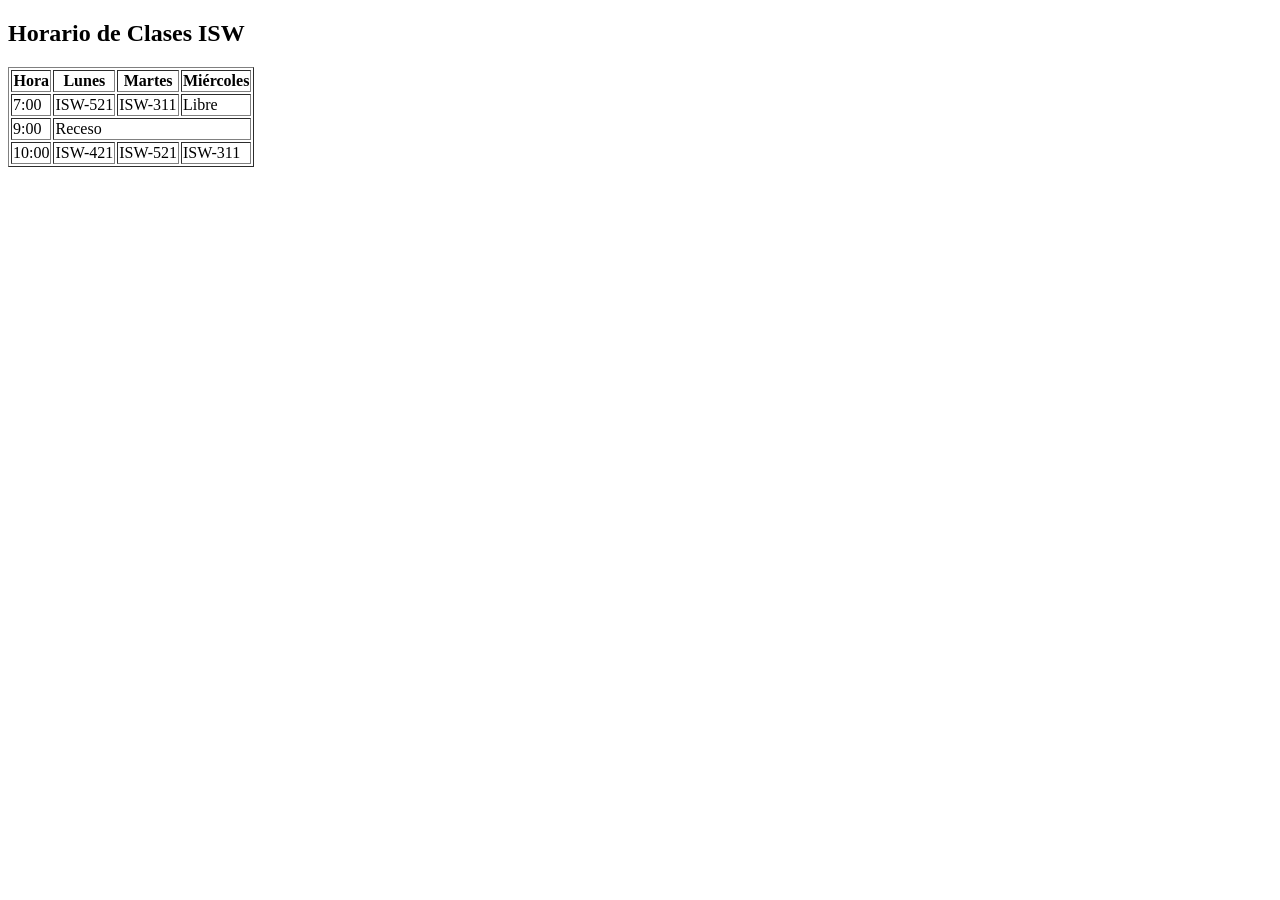
<file: Actividades/Clase #5/Tema 5/index.html>
<!DOCTYPE html>
<html lang="es">
<head>
    <meta charset="UTF-8">
    <title>Horario ISW</title>
</head>
<body>

    <h2>Horario de Clases ISW</h2>

    <table border="1">
        <tr>
            <th>Hora</th>
            <th>Lunes</th>
            <th>Martes</th>
            <th>Miércoles</th>
        </tr>

        <tr>
            <td>7:00</td>
            <td>ISW-521</td>
            <td>ISW-311</td>
            <td>Libre</td>
        </tr>

        <tr>
            <td>9:00</td>
            <td colspan="3">Receso</td>
        </tr>

        <tr>
            <td>10:00</td>
            <td>ISW-421</td>
            <td>ISW-521</td>
            <td>ISW-311</td>
        </tr>
    </table>

</body>
</html>
</file>
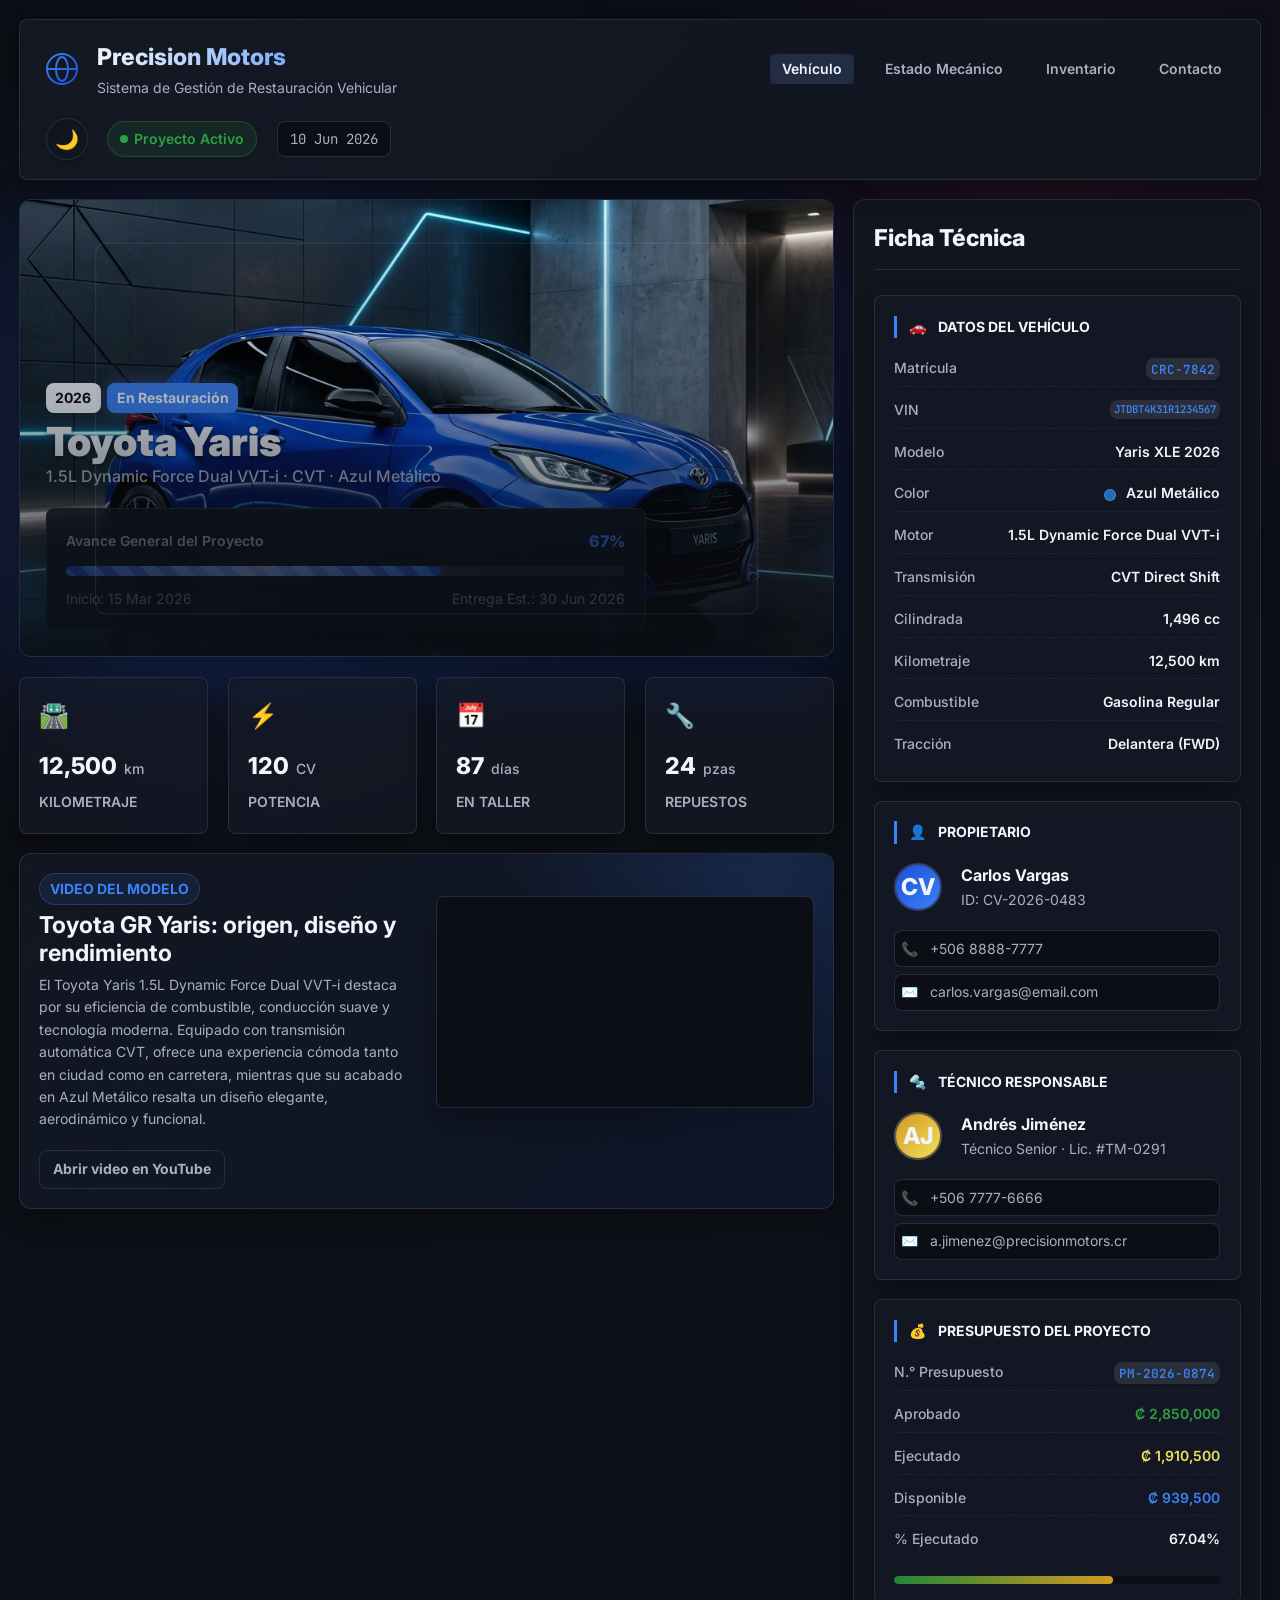
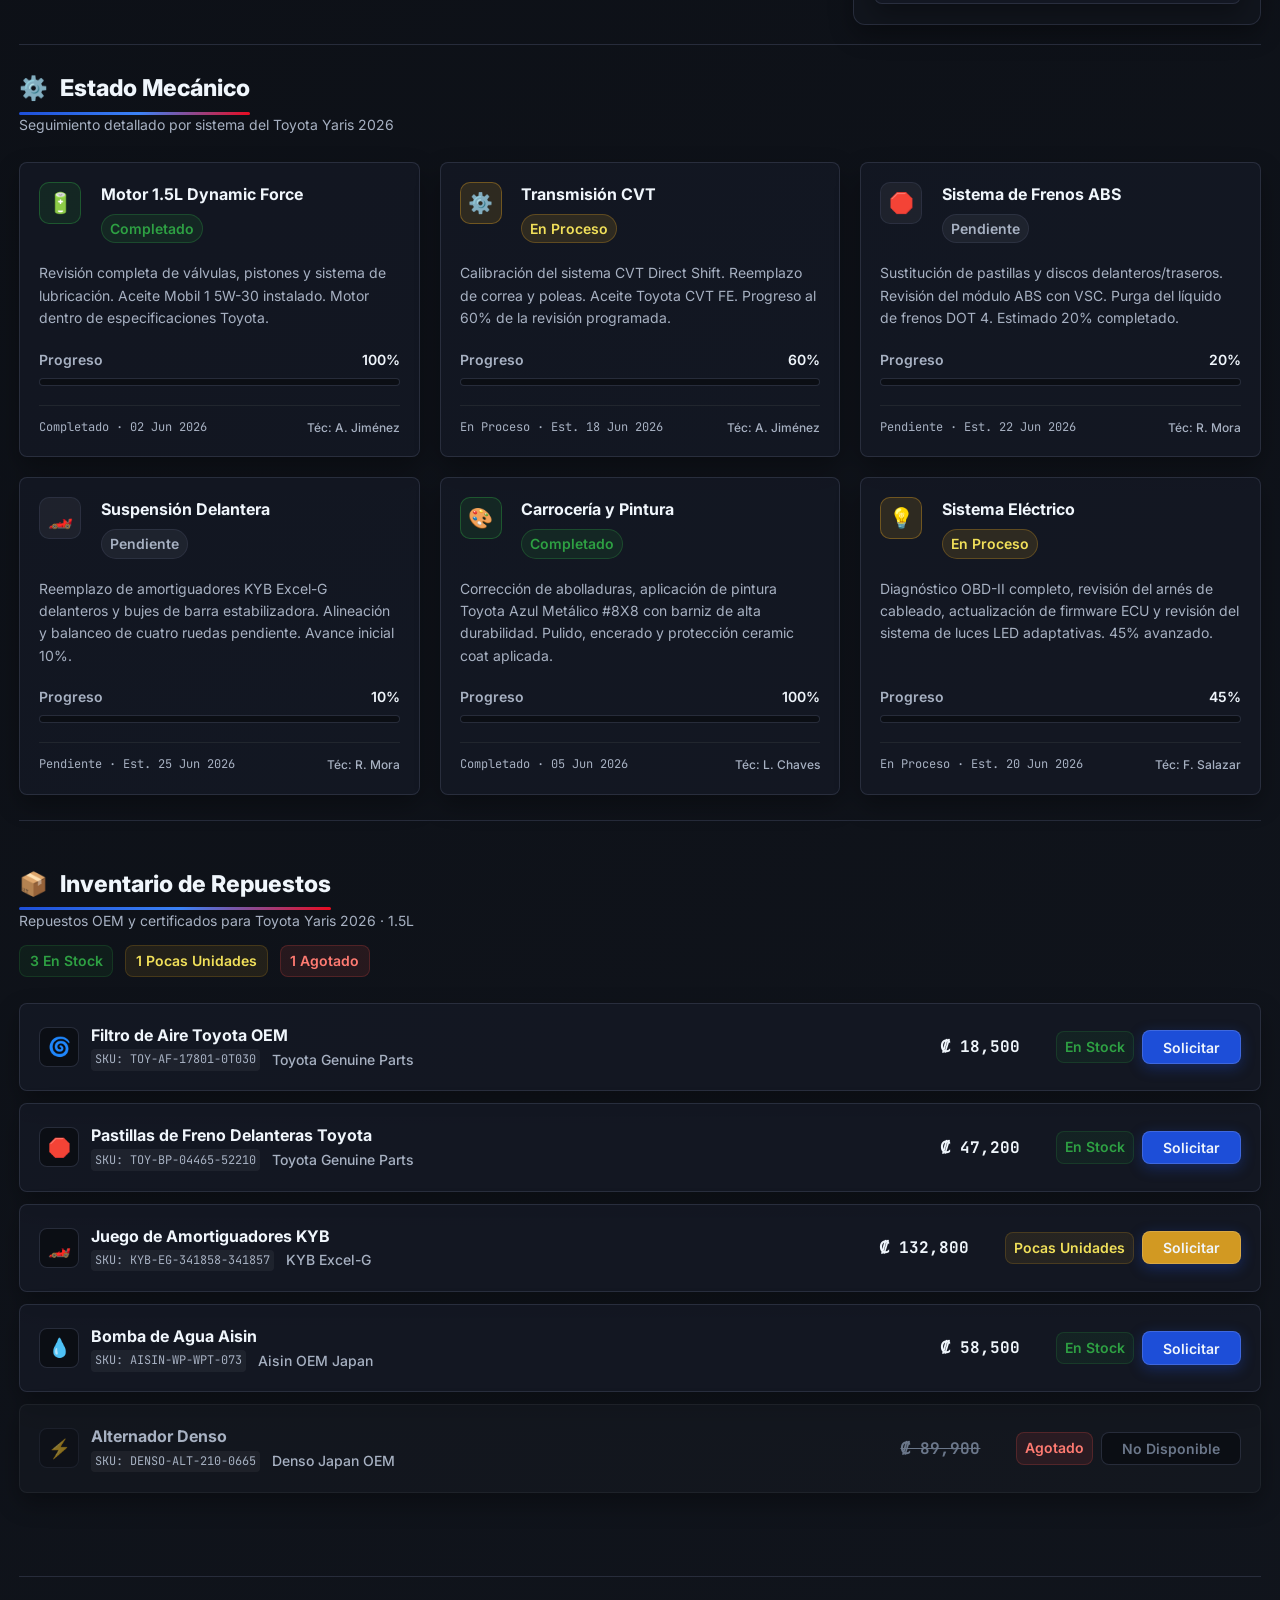
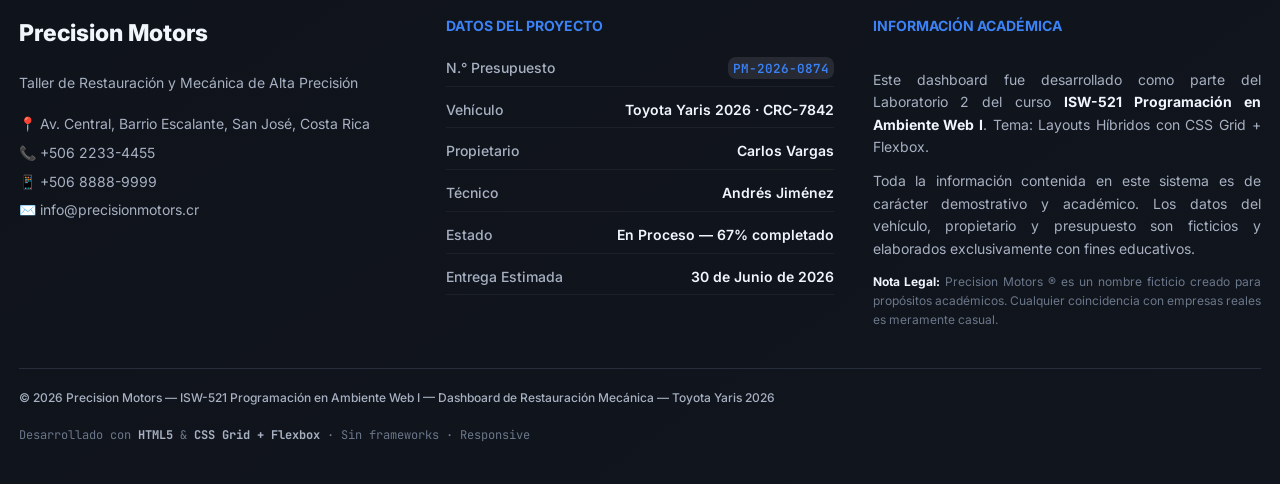
<file: Actividades/Clase #8/Laboratorio2/index.html>
﻿<!DOCTYPE html>
<html lang="es">

<head>
  <meta charset="UTF-8" />
  <meta name="viewport" content="width=device-width, initial-scale=1.0" />
  <meta name="description"
    content="Dashboard profesional de restauración y mantenimiento para Toyota Yaris 2026 Azul Metálico. Seguimiento de estado mecánico, inventario de repuestos y presupuesto del Taller Mecánico Precision Motors." />
  <meta name="keywords"
    content="Toyota Yaris 2026, restauración mecánica, dashboard, mantenimiento vehicular, ISW-521" />
  <meta name="author" content="ISW-521 Programación en Ambiente Web I" />
  <title>Dashboard Restauración | Toyota Yaris 2026 — Precision Motors</title>
  <link rel="icon" href="data:image/svg+xml,%3Csvg xmlns='http://www.w3.org/2000/svg'/%3E" />
  <link rel="shortcut icon" href="data:image/svg+xml,%3Csvg xmlns='http://www.w3.org/2000/svg'/%3E" />
  <link rel="preconnect" href="https://fonts.googleapis.com" />
  <link rel="preconnect" href="https://fonts.gstatic.com" crossorigin />
  <link
    href="https://fonts.googleapis.com/css2?family=Inter:wght@300;400;500;600;700;800;900&family=JetBrains+Mono:wght@400;500;600&display=swap"
    rel="stylesheet" />
  <link rel="stylesheet" href="styles.css" />
</head>

<body>

  <!-- Elementos de fondo decorativos (Glows difuminados) -->
  <div class="bg-glow bg-glow--1" aria-hidden="true"></div>
  <div class="bg-glow bg-glow--2" aria-hidden="true"></div>

  <!-- ===== DASHBOARD WRAPPER — GRID PRINCIPAL ===== -->
  <div class="dashboard-wrapper" role="main" aria-label="Dashboard de Restauración Mecánica Toyota Yaris 2026">

    <!-- ===== ZONA A: HEADER ===== -->
    <header class="dashboard-header" role="banner" aria-labelledby="header-title">
      <div class="header-brand">
        <div class="brand-logo" aria-hidden="true">
          <svg width="32" height="32" viewBox="0 0 32 32" fill="none" xmlns="http://www.w3.org/2000/svg"
            aria-hidden="true">
            <circle cx="16" cy="16" r="15" stroke="url(#logoGrad)" stroke-width="2" />
            <ellipse cx="16" cy="16" rx="6" ry="12" stroke="url(#logoGrad)" stroke-width="2" />
            <line x1="1" y1="16" x2="31" y2="16" stroke="url(#logoGrad)" stroke-width="2" />
            <defs>
              <linearGradient id="logoGrad" x1="1" y1="1" x2="31" y2="31" gradientUnits="userSpaceOnUse">
                <stop stop-color="#3b82f6" />
                <stop offset="1" stop-color="#1d4ed8" />
              </linearGradient>
            </defs>
          </svg>
        </div>
        <div class="brand-text">
          <h1 id="header-title" class="brand-name">Precision Motors</h1>
          <span class="brand-tagline">Sistema de Gestión de Restauración Vehicular</span>
        </div>
      </div>

      <nav class="header-nav" aria-label="Navegación principal del dashboard">
        <ul class="nav-list" role="list">
          <li><a href="#hero" class="nav-link nav-link--active" aria-current="page">Vehículo</a></li>
          <li><a href="#status" class="nav-link">Estado Mecánico</a></li>
          <li><a href="#inventory" class="nav-link">Inventario</a></li>
          <li><a href="#footer" class="nav-link">Contacto</a></li>
        </ul>
      </nav>

      <div class="header-actions">
        <button id="theme-toggle" class="theme-toggle-btn" aria-label="Cambiar tema de color" type="button">
          <span class="theme-toggle-icon" aria-hidden="true">🌙</span>
        </button>
        <div class="header-badge" role="status" aria-label="Proyecto activo">
          <span class="pulse-dot" aria-hidden="true"></span>
          <span>Proyecto Activo</span>
        </div>
        <div class="header-date">
          <time datetime="2026-06-10">10 Jun 2026</time>
        </div>
      </div>
    </header>

    <!-- ===== ZONA B: VEHICLE HERO ===== -->
    <section class="vehicle-hero" id="hero" aria-labelledby="hero-title">
      <figure class="hero-figure">
        <img src="assets/vehiculo-toyota.jpg"
          alt="Toyota Yaris 2026 color Azul Metálico, vista lateral completa. Vehículo compacto con diseño deportivo, faros LED, rines de aleación y carrocería en proceso de restauración. Matrícula CRC-7842, propiedad de Carlos Vargas."
          class="hero-image" loading="eager" />
        <div class="hero-overlay" aria-hidden="true"></div>
        <figcaption class="hero-caption">
          <div class="hero-info">
            <div class="hero-badge-row">
              <span class="hero-badge hero-badge--year">2026</span>
              <span class="hero-badge hero-badge--status">En Restauración</span>
            </div>
            <h2 id="hero-title" class="hero-vehicle-name">Toyota Yaris</h2>
            <p class="hero-vehicle-sub">1.5L Dynamic Force Dual VVT-i · CVT · Azul Metálico</p>
          </div>

          <div class="hero-progress-block" role="region" aria-label="Progreso general del proyecto">
            <div class="hero-progress-header">
              <span class="hero-progress-label">Avance General del Proyecto</span>
              <span class="hero-progress-value" aria-label="67 por ciento completado">67%</span>
            </div>
            <div class="hero-progress-track" role="progressbar" aria-valuenow="67" aria-valuemin="0" aria-valuemax="100"
              aria-label="Barra de progreso general: 67% completado">
              <div class="hero-progress-fill" style="--progress: 67%"></div>
            </div>
            <div class="hero-progress-meta">
              <span>Inicio: 15 Mar 2026</span>
              <span>Entrega Est.: 30 Jun 2026</span>
            </div>
          </div>
        </figcaption>
      </figure>

      <div class="hero-stats" role="region" aria-label="Estadísticas rápidas del vehículo">
        <article class="hero-stat-card" aria-label="Kilometraje del vehículo">
          <span class="stat-icon" aria-hidden="true">🛣️</span>
          <div class="stat-body">
            <span class="stat-value">12,500</span>
            <span class="stat-unit">km</span>
          </div>
          <span class="stat-label">Kilometraje</span>
        </article>
        <article class="hero-stat-card" aria-label="Potencia del motor">
          <span class="stat-icon" aria-hidden="true">⚡</span>
          <div class="stat-body">
            <span class="stat-value">120</span>
            <span class="stat-unit">CV</span>
          </div>
          <span class="stat-label">Potencia</span>
        </article>
        <article class="hero-stat-card" aria-label="Días en taller">
          <span class="stat-icon" aria-hidden="true">📅</span>
          <div class="stat-body">
            <span class="stat-value">87</span>
            <span class="stat-unit">días</span>
          </div>
          <span class="stat-label">En Taller</span>
        </article>
        <article class="hero-stat-card" aria-label="Número de repuestos instalados">
          <span class="stat-icon" aria-hidden="true">🔧</span>
          <div class="stat-body">
            <span class="stat-value">24</span>
            <span class="stat-unit">pzas</span>
          </div>
          <span class="stat-label">Repuestos</span>
        </article>
      </div>

      <section class="vehicle-video" aria-labelledby="vehicle-video-title">
        <div class="vehicle-video-info">
          <span class="vehicle-video-kicker">Video del modelo</span>
          <h3 id="vehicle-video-title" class="vehicle-video-title">
            Toyota GR Yaris: origen, diseño y rendimiento
          </h3>

          <p class="vehicle-video-text">
            El Toyota Yaris 1.5L Dynamic Force Dual VVT-i destaca por su eficiencia de combustible,
            conducción suave y tecnología moderna. Equipado con transmisión automática CVT, ofrece
            una experiencia cómoda tanto en ciudad como en carretera, mientras que su acabado en
            Azul Metálico resalta un diseño elegante, aerodinámico y funcional.
          </p>

        </div>
        <div class="vehicle-video-frame">
          <iframe src="https://www.youtube.com/embed/XtXERhTIxBY" title="Toyota GR Yaris" loading="lazy"
            allow="accelerometer; autoplay; clipboard-write; encrypted-media; gyroscope; picture-in-picture"
            allowfullscreen>
          </iframe>
        </div>

        <a class="vehicle-video-link" href="https://www.youtube.com/watch?v=XtXERhTIxBY" target="_blank"
          rel="noopener noreferrer">
          Abrir video en YouTube
        </a>
      </section>
    </section>

    <!-- ===== ZONA C: PROJECT SIDEBAR ===== -->
    <aside class="project-sidebar" aria-labelledby="sidebar-title">
      <h2 id="sidebar-title" class="sidebar-title">Ficha Técnica</h2>

      <!-- Datos del vehículo -->
      <section class="sidebar-card" aria-labelledby="vehicle-data-title">
        <h3 id="vehicle-data-title" class="sidebar-card-title">
          <span aria-hidden="true">🚗</span> Datos del Vehículo
        </h3>
        <dl class="vehicle-specs">
          <div class="spec-row">
            <dt class="spec-term">Matrícula</dt>
            <dd class="spec-value"><code>CRC-7842</code></dd>
          </div>
          <div class="spec-row">
            <dt class="spec-term">VIN</dt>
            <dd class="spec-value spec-value--mono"><code>JTDBT4K31R1234567</code></dd>
          </div>
          <div class="spec-row">
            <dt class="spec-term">Modelo</dt>
            <dd class="spec-value">Yaris XLE 2026</dd>
          </div>
          <div class="spec-row">
            <dt class="spec-term">Color</dt>
            <dd class="spec-value">
              <span class="color-swatch" aria-label="Muestra de color azul metálico"
                style="--swatch-color: #1e6bbf;"></span>
              Azul Metálico
            </dd>
          </div>
          <div class="spec-row">
            <dt class="spec-term">Motor</dt>
            <dd class="spec-value">1.5L Dynamic Force Dual VVT-i</dd>
          </div>
          <div class="spec-row">
            <dt class="spec-term">Transmisión</dt>
            <dd class="spec-value">CVT Direct Shift</dd>
          </div>
          <div class="spec-row">
            <dt class="spec-term">Cilindrada</dt>
            <dd class="spec-value">1,496 cc</dd>
          </div>
          <div class="spec-row">
            <dt class="spec-term">Kilometraje</dt>
            <dd class="spec-value">12,500 km</dd>
          </div>
          <div class="spec-row">
            <dt class="spec-term">Combustible</dt>
            <dd class="spec-value">Gasolina Regular</dd>
          </div>
          <div class="spec-row">
            <dt class="spec-term">Tracción</dt>
            <dd class="spec-value">Delantera (FWD)</dd>
          </div>
        </dl>
      </section>

      <!-- Propietario -->
      <section class="sidebar-card sidebar-card--owner" aria-labelledby="owner-title">
        <h3 id="owner-title" class="sidebar-card-title">
          <span aria-hidden="true">👤</span> Propietario
        </h3>
        <div class="owner-profile">
          <div class="owner-avatar" aria-hidden="true">CV</div>
          <div class="owner-info">
            <strong class="owner-name">Carlos Vargas</strong>
            <span class="owner-id">ID: CV-2026-0483</span>
          </div>
        </div>
        <address class="owner-contact">
          <a href="tel:+50688887777" class="contact-link" aria-label="Llamar a Carlos Vargas">
            <span aria-hidden="true">📞</span> +506 8888-7777
          </a>
          <a href="mailto:carlos.vargas@email.com" class="contact-link" aria-label="Enviar correo a Carlos Vargas">
            <span aria-hidden="true">✉️</span> carlos.vargas@email.com
          </a>
        </address>
      </section>

      <!-- Técnico -->
      <section class="sidebar-card sidebar-card--tech" aria-labelledby="tech-title">
        <h3 id="tech-title" class="sidebar-card-title">
          <span aria-hidden="true">🔩</span> Técnico Responsable
        </h3>
        <div class="owner-profile">
          <div class="owner-avatar owner-avatar--tech" aria-hidden="true">AJ</div>
          <div class="owner-info">
            <strong class="owner-name">Andrés Jiménez</strong>
            <span class="owner-id">Técnico Senior · Lic. #TM-0291</span>
          </div>
        </div>
        <address class="owner-contact">
          <a href="tel:+50677776666" class="contact-link" aria-label="Llamar a Andrés Jiménez">
            <span aria-hidden="true">📞</span> +506 7777-6666
          </a>
          <a href="mailto:a.jimenez@precisionmotors.cr" class="contact-link"
            aria-label="Enviar correo a Andrés Jiménez">
            <span aria-hidden="true">✉️</span> a.jimenez@precisionmotors.cr
          </a>
        </address>
      </section>

      <!-- Presupuesto -->
      <section class="sidebar-card" aria-labelledby="budget-title">
        <h3 id="budget-title" class="sidebar-card-title">
          <span aria-hidden="true">💰</span> Presupuesto del Proyecto
        </h3>
        <dl class="budget-list">
          <div class="spec-row">
            <dt class="spec-term">N.° Presupuesto</dt>
            <dd class="spec-value"><code>PM-2026-0874</code></dd>
          </div>
          <div class="spec-row">
            <dt class="spec-term">Aprobado</dt>
            <dd class="spec-value spec-value--success">₡ 2,850,000</dd>
          </div>
          <div class="spec-row">
            <dt class="spec-term">Ejecutado</dt>
            <dd class="spec-value spec-value--warning">₡ 1,910,500</dd>
          </div>
          <div class="spec-row">
            <dt class="spec-term">Disponible</dt>
            <dd class="spec-value spec-value--info">₡ 939,500</dd>
          </div>
          <div class="spec-row">
            <dt class="spec-term">% Ejecutado</dt>
            <dd class="spec-value">67.04%</dd>
          </div>
        </dl>
        <div class="budget-bar-track" role="progressbar" aria-valuenow="67" aria-valuemin="0" aria-valuemax="100"
          aria-label="Presupuesto ejecutado: 67%">
          <div class="budget-bar-fill" style="--progress: 67%"></div>
        </div>
      </section>
    </aside>

    <!-- ===== ZONA D: STATUS SECTION ===== -->
    <section class="status-section" id="status" aria-labelledby="status-title">
      <div class="section-header">
        <h2 id="status-title" class="section-title">
          <span aria-hidden="true">⚙️</span> Estado Mecánico
        </h2>
        <p class="section-subtitle">Seguimiento detallado por sistema del Toyota Yaris 2026</p>
      </div>

      <!-- STATUS GRID — estructura exacta requerida -->
      <div class="status-grid" role="list" aria-label="Tarjetas de estado mecánico">

        <!-- Tarjeta 1: Motor -->
        <article class="status-card status-card--completed" role="listitem" aria-labelledby="card-motor-title">
          <div class="status-card-header">
            <div class="status-icon-wrap status-icon-wrap--completed" aria-hidden="true">
              <span class="status-icon">🔋</span>
            </div>
            <div class="status-card-meta">
              <h3 id="card-motor-title" class="status-card-title">Motor 1.5L Dynamic Force</h3>
              <span class="status-badge status-badge--completed" role="status"
                aria-label="Estado: Completado">Completado</span>
            </div>
          </div>
          <p class="status-card-desc">Revisión completa de válvulas, pistones y sistema de lubricación. Aceite Mobil 1
            5W-30 instalado. Motor dentro de especificaciones Toyota.</p>
          <div class="status-meter-block" aria-label="Progreso: 100%">
            <div class="meter-header">
              <span class="meter-label">Progreso</span>
              <span class="meter-value" aria-hidden="true">100%</span>
            </div>
            <meter class="status-meter" value="100" min="0" max="100" aria-label="Motor completado al 100%">100%</meter>
          </div>
          <div class="status-card-footer">
            <span class="status-tag">Completado · 02 Jun 2026</span>
            <span class="status-tech">Téc: A. Jiménez</span>
          </div>
        </article>

        <!-- Tarjeta 2: Transmisión -->
        <article class="status-card status-card--in-progress" role="listitem" aria-labelledby="card-trans-title">
          <div class="status-card-header">
            <div class="status-icon-wrap status-icon-wrap--in-progress" aria-hidden="true">
              <span class="status-icon">⚙️</span>
            </div>
            <div class="status-card-meta">
              <h3 id="card-trans-title" class="status-card-title">Transmisión CVT</h3>
              <span class="status-badge status-badge--in-progress" role="status" aria-label="Estado: En Proceso">En
                Proceso</span>
            </div>
          </div>
          <p class="status-card-desc">Calibración del sistema CVT Direct Shift. Reemplazo de correa y poleas. Aceite
            Toyota CVT FE. Progreso al 60% de la revisión programada.</p>
          <div class="status-meter-block" aria-label="Progreso: 60%">
            <div class="meter-header">
              <span class="meter-label">Progreso</span>
              <span class="meter-value" aria-hidden="true">60%</span>
            </div>
            <meter class="status-meter status-meter--in-progress" value="60" min="0" max="100"
              aria-label="Transmisión en progreso al 60%">60%</meter>
          </div>
          <div class="status-card-footer">
            <span class="status-tag">En Proceso · Est. 18 Jun 2026</span>
            <span class="status-tech">Téc: A. Jiménez</span>
          </div>
        </article>

        <!-- Tarjeta 3: Frenos -->
        <article class="status-card status-card--pending" role="listitem" aria-labelledby="card-frenos-title">
          <div class="status-card-header">
            <div class="status-icon-wrap status-icon-wrap--pending" aria-hidden="true">
              <span class="status-icon">🛑</span>
            </div>
            <div class="status-card-meta">
              <h3 id="card-frenos-title" class="status-card-title">Sistema de Frenos ABS</h3>
              <span class="status-badge status-badge--pending" role="status"
                aria-label="Estado: Pendiente">Pendiente</span>
            </div>
          </div>
          <p class="status-card-desc">Sustitución de pastillas y discos delanteros/traseros. Revisión del módulo ABS con
            VSC. Purga del líquido de frenos DOT 4. Estimado 20% completado.</p>
          <div class="status-meter-block" aria-label="Progreso: 20%">
            <div class="meter-header">
              <span class="meter-label">Progreso</span>
              <span class="meter-value" aria-hidden="true">20%</span>
            </div>
            <meter class="status-meter status-meter--pending" value="20" min="0" max="100"
              aria-label="Sistema de frenos al 20%">20%</meter>
          </div>
          <div class="status-card-footer">
            <span class="status-tag">Pendiente · Est. 22 Jun 2026</span>
            <span class="status-tech">Téc: R. Mora</span>
          </div>
        </article>

        <!-- Tarjeta 4: Suspensión -->
        <article class="status-card status-card--pending" role="listitem" aria-labelledby="card-susp-title">
          <div class="status-card-header">
            <div class="status-icon-wrap status-icon-wrap--pending" aria-hidden="true">
              <span class="status-icon">🏎️</span>
            </div>
            <div class="status-card-meta">
              <h3 id="card-susp-title" class="status-card-title">Suspensión Delantera</h3>
              <span class="status-badge status-badge--pending" role="status"
                aria-label="Estado: Pendiente">Pendiente</span>
            </div>
          </div>
          <p class="status-card-desc">Reemplazo de amortiguadores KYB Excel-G delanteros y bujes de barra
            estabilizadora. Alineación y balanceo de cuatro ruedas pendiente. Avance inicial 10%.</p>
          <div class="status-meter-block" aria-label="Progreso: 10%">
            <div class="meter-header">
              <span class="meter-label">Progreso</span>
              <span class="meter-value" aria-hidden="true">10%</span>
            </div>
            <meter class="status-meter status-meter--pending" value="10" min="0" max="100"
              aria-label="Suspensión delantera al 10%">10%</meter>
          </div>
          <div class="status-card-footer">
            <span class="status-tag">Pendiente · Est. 25 Jun 2026</span>
            <span class="status-tech">Téc: R. Mora</span>
          </div>
        </article>

        <!-- Tarjeta 5: Carrocería -->
        <article class="status-card status-card--completed" role="listitem" aria-labelledby="card-carroceria-title">
          <div class="status-card-header">
            <div class="status-icon-wrap status-icon-wrap--completed" aria-hidden="true">
              <span class="status-icon">🎨</span>
            </div>
            <div class="status-card-meta">
              <h3 id="card-carroceria-title" class="status-card-title">Carrocería y Pintura</h3>
              <span class="status-badge status-badge--completed" role="status"
                aria-label="Estado: Completado">Completado</span>
            </div>
          </div>
          <p class="status-card-desc">Corrección de abolladuras, aplicación de pintura Toyota Azul Metálico #8X8 con
            barniz de alta durabilidad. Pulido, encerado y protección ceramic coat aplicada.</p>
          <div class="status-meter-block" aria-label="Progreso: 100%">
            <div class="meter-header">
              <span class="meter-label">Progreso</span>
              <span class="meter-value" aria-hidden="true">100%</span>
            </div>
            <meter class="status-meter" value="100" min="0" max="100"
              aria-label="Carrocería y pintura completada al 100%">100%</meter>
          </div>
          <div class="status-card-footer">
            <span class="status-tag">Completado · 05 Jun 2026</span>
            <span class="status-tech">Téc: L. Chaves</span>
          </div>
        </article>

        <!-- Tarjeta 6: Sistema Eléctrico -->
        <article class="status-card status-card--in-progress" role="listitem" aria-labelledby="card-electrico-title">
          <div class="status-card-header">
            <div class="status-icon-wrap status-icon-wrap--in-progress" aria-hidden="true">
              <span class="status-icon">💡</span>
            </div>
            <div class="status-card-meta">
              <h3 id="card-electrico-title" class="status-card-title">Sistema Eléctrico</h3>
              <span class="status-badge status-badge--in-progress" role="status" aria-label="Estado: En Proceso">En
                Proceso</span>
            </div>
          </div>
          <p class="status-card-desc">Diagnóstico OBD-II completo, revisión del arnés de cableado, actualización de
            firmware ECU y revisión del sistema de luces LED adaptativas. 45% avanzado.</p>
          <div class="status-meter-block" aria-label="Progreso: 45%">
            <div class="meter-header">
              <span class="meter-label">Progreso</span>
              <span class="meter-value" aria-hidden="true">45%</span>
            </div>
            <meter class="status-meter status-meter--in-progress" value="45" min="0" max="100"
              aria-label="Sistema eléctrico al 45%">45%</meter>
          </div>
          <div class="status-card-footer">
            <span class="status-tag">En Proceso · Est. 20 Jun 2026</span>
            <span class="status-tech">Téc: F. Salazar</span>
          </div>
        </article>

      </div><!-- /status-grid -->
    </section>

    <!-- ===== ZONA E: INVENTORY SECTION ===== -->
    <section class="inventory-section" id="inventory" aria-labelledby="inventory-title">
      <div class="section-header">
        <h2 id="inventory-title" class="section-title">
          <span aria-hidden="true">📦</span> Inventario de Repuestos
        </h2>
        <p class="section-subtitle">Repuestos OEM y certificados para Toyota Yaris 2026 · 1.5L</p>
        <div class="inventory-summary" role="status" aria-label="Resumen del inventario">
          <span class="inv-badge inv-badge--in-stock">3 En Stock</span>
          <span class="inv-badge inv-badge--low">1 Pocas Unidades</span>
          <span class="inv-badge inv-badge--out">1 Agotado</span>
        </div>
      </div>

      <!-- PARTS LIST -->
      <div class="parts-list" role="list" aria-label="Lista de repuestos">

        <!-- Repuesto 1: Filtro de Aire — En Stock -->
        <article class="parts-item" role="listitem" aria-labelledby="part-1-name">
          <div class="part-info">
            <div class="part-icon-wrap" aria-hidden="true">
              <span class="part-icon">🌀</span>
            </div>
            <div class="part-details">
              <h3 id="part-1-name" class="part-name">Filtro de Aire Toyota OEM</h3>
              <div class="part-meta-row">
                <span class="part-sku" aria-label="SKU: TOY-AF-17801-0T030">SKU: TOY-AF-17801-0T030</span>
                <span class="part-brand">Toyota Genuine Parts</span>
              </div>
            </div>
          </div>
          <div class="part-price" aria-label="Precio: 18,500 colones">
            <span class="price-amount">₡ 18,500</span>
          </div>
          <div class="part-actions">
            <span class="stock-badge stock-badge--in-stock" role="status" aria-label="Estado: En Stock">En Stock</span>
            <button type="button" class="part-btn" aria-label="Solicitar Filtro de Aire Toyota OEM"
              id="btn-part-1">Solicitar</button>
          </div>
        </article>

        <!-- Repuesto 2: Pastillas de Freno — En Stock -->
        <article class="parts-item" role="listitem" aria-labelledby="part-2-name">
          <div class="part-info">
            <div class="part-icon-wrap" aria-hidden="true">
              <span class="part-icon">🛑</span>
            </div>
            <div class="part-details">
              <h3 id="part-2-name" class="part-name">Pastillas de Freno Delanteras Toyota</h3>
              <div class="part-meta-row">
                <span class="part-sku" aria-label="SKU: TOY-BP-04465-52210">SKU: TOY-BP-04465-52210</span>
                <span class="part-brand">Toyota Genuine Parts</span>
              </div>
            </div>
          </div>
          <div class="part-price" aria-label="Precio: 47,200 colones">
            <span class="price-amount">₡ 47,200</span>
          </div>
          <div class="part-actions">
            <span class="stock-badge stock-badge--in-stock" role="status" aria-label="Estado: En Stock">En Stock</span>
            <button type="button" class="part-btn" aria-label="Solicitar Pastillas de Freno Delanteras Toyota"
              id="btn-part-2">Solicitar</button>
          </div>
        </article>

        <!-- Repuesto 3: Amortiguadores — Pocas Unidades -->
        <article class="parts-item" role="listitem" aria-labelledby="part-3-name">
          <div class="part-info">
            <div class="part-icon-wrap" aria-hidden="true">
              <span class="part-icon">🏎️</span>
            </div>
            <div class="part-details">
              <h3 id="part-3-name" class="part-name">Juego de Amortiguadores KYB</h3>
              <div class="part-meta-row">
                <span class="part-sku" aria-label="SKU: KYB-EG-341858-341857">SKU: KYB-EG-341858-341857</span>
                <span class="part-brand">KYB Excel-G</span>
              </div>
            </div>
          </div>
          <div class="part-price" aria-label="Precio: 132,800 colones">
            <span class="price-amount">₡ 132,800</span>
          </div>
          <div class="part-actions">
            <span class="stock-badge stock-badge--low" role="status" aria-label="Estado: Pocas Unidades">Pocas
              Unidades</span>
            <button type="button" class="part-btn part-btn--warning"
              aria-label="Solicitar Juego de Amortiguadores KYB (pocas unidades disponibles)"
              id="btn-part-3">Solicitar</button>
          </div>
        </article>

        <!-- Repuesto 4: Bomba de Agua — En Stock -->
        <article class="parts-item" role="listitem" aria-labelledby="part-4-name">
          <div class="part-info">
            <div class="part-icon-wrap" aria-hidden="true">
              <span class="part-icon">💧</span>
            </div>
            <div class="part-details">
              <h3 id="part-4-name" class="part-name">Bomba de Agua Aisin</h3>
              <div class="part-meta-row">
                <span class="part-sku" aria-label="SKU: AISIN-WP-WPT-073">SKU: AISIN-WP-WPT-073</span>
                <span class="part-brand">Aisin OEM Japan</span>
              </div>
            </div>
          </div>
          <div class="part-price" aria-label="Precio: 58,500 colones">
            <span class="price-amount">₡ 58,500</span>
          </div>
          <div class="part-actions">
            <span class="stock-badge stock-badge--in-stock" role="status" aria-label="Estado: En Stock">En Stock</span>
            <button type="button" class="part-btn" aria-label="Solicitar Bomba de Agua Aisin"
              id="btn-part-4">Solicitar</button>
          </div>
        </article>

        <!-- Repuesto 5: Alternador Denso — Agotado -->
        <article class="parts-item parts-item--out-of-stock" role="listitem" aria-labelledby="part-5-name">
          <div class="part-info">
            <div class="part-icon-wrap" aria-hidden="true">
              <span class="part-icon">⚡</span>
            </div>
            <div class="part-details">
              <h3 id="part-5-name" class="part-name">Alternador Denso</h3>
              <div class="part-meta-row">
                <span class="part-sku" aria-label="SKU: DENSO-ALT-210-0665">SKU: DENSO-ALT-210-0665</span>
                <span class="part-brand">Denso Japan OEM</span>
              </div>
            </div>
          </div>
          <div class="part-price" aria-label="Precio: 89,900 colones">
            <span class="price-amount price-amount--disabled">₡ 89,900</span>
          </div>
          <div class="part-actions">
            <span class="stock-badge stock-badge--out" role="status" aria-label="Estado: Agotado">Agotado</span>
            <button type="button" class="part-btn part-btn--disabled" disabled
              aria-label="Alternador Denso no disponible — agotado" aria-disabled="true" id="btn-part-5">No
              Disponible</button>
          </div>
        </article>

      </div><!-- /parts-list -->
    </section>

    <!-- ===== ZONA F: DASHBOARD FOOTER ===== -->
    <footer class="dashboard-footer" id="footer" role="contentinfo" aria-labelledby="footer-brand-name">
      <div class="footer-main">

        <div class="footer-brand-col">
          <h2 id="footer-brand-name" class="footer-brand">Precision Motors</h2>
          <p class="footer-tagline">Taller de Restauración y Mecánica de Alta Precisión</p>
          <address class="footer-address">
            <p>
              <span aria-hidden="true">📍</span>
              Av. Central, Barrio Escalante, San José, Costa Rica
            </p>
            <p>
              <a href="tel:+50622334455" class="footer-link" aria-label="Llamar al número principal del taller">
                <span aria-hidden="true">📞</span> +506 2233-4455
              </a>
            </p>
            <p>
              <a href="tel:+50688889999" class="footer-link" aria-label="Llamar al número secundario del taller">
                <span aria-hidden="true">📱</span> +506 8888-9999
              </a>
            </p>
            <p>
              <a href="mailto:info@precisionmotors.cr" class="footer-link" aria-label="Enviar correo al taller">
                <span aria-hidden="true">✉️</span> info@precisionmotors.cr
              </a>
            </p>
          </address>
        </div>

        <div class="footer-project-col">
          <h3 class="footer-col-title">Datos del Proyecto</h3>
          <dl class="footer-specs">
            <div class="footer-spec-row">
              <dt>N.° Presupuesto</dt>
              <dd><code>PM-2026-0874</code></dd>
            </div>
            <div class="footer-spec-row">
              <dt>Vehículo</dt>
              <dd>Toyota Yaris 2026 · CRC-7842</dd>
            </div>
            <div class="footer-spec-row">
              <dt>Propietario</dt>
              <dd>Carlos Vargas</dd>
            </div>
            <div class="footer-spec-row">
              <dt>Técnico</dt>
              <dd>Andrés Jiménez</dd>
            </div>
            <div class="footer-spec-row">
              <dt>Estado</dt>
              <dd>En Proceso — 67% completado</dd>
            </div>
            <div class="footer-spec-row">
              <dt>Entrega Estimada</dt>
              <dd>30 de Junio de 2026</dd>
            </div>
          </dl>
        </div>

        <div class="footer-legal-col">
          <h3 class="footer-col-title">Información Académica</h3>
          <p class="footer-legal-text">
            Este dashboard fue desarrollado como parte del Laboratorio 2 del curso
            <strong>ISW-521 Programación en Ambiente Web I</strong>.
            Tema: Layouts Híbridos con CSS Grid + Flexbox.
          </p>
          <p class="footer-legal-text">
            Toda la información contenida en este sistema es de carácter demostrativo
            y académico. Los datos del vehículo, propietario y presupuesto son ficticios
            y elaborados exclusivamente con fines educativos.
          </p>
          <p class="footer-legal-text footer-legal-text--muted">
            <strong>Nota Legal:</strong> Precision Motors ® es un nombre ficticio creado
            para propósitos académicos. Cualquier coincidencia con empresas reales es
            meramente casual.
          </p>
        </div>

      </div><!-- /footer-main -->

      <div class="footer-bottom">
        <p class="footer-copy">
          &copy; 2026 Precision Motors &mdash; ISW-521 Programación en Ambiente Web I
          &mdash; Dashboard de Restauración Mecánica &mdash; Toyota Yaris 2026
        </p>
        <p class="footer-tech-stack">
          Desarrollado con <strong>HTML5</strong> &amp; <strong>CSS Grid + Flexbox</strong>
          · Sin frameworks · Responsive
        </p>
      </div>
    </footer>

  </div><!-- /dashboard-wrapper -->

  <!-- ===== SCRIPTS ===== -->
  <script>
    document.addEventListener('DOMContentLoaded', () => {
      const themeToggleBtn = document.getElementById('theme-toggle');
      const themeToggleIcon = themeToggleBtn.querySelector('.theme-toggle-icon');

      // Check localStorage preference
      const currentTheme = localStorage.getItem('theme') || 'dark';
      if (currentTheme === 'light') {
        document.body.classList.add('light-theme');
        themeToggleIcon.textContent = '☀️';
      } else {
        themeToggleIcon.textContent = '🌙';
      }

      themeToggleBtn.addEventListener('click', () => {
        document.body.classList.toggle('light-theme');
        let theme = 'dark';
        if (document.body.classList.contains('light-theme')) {
          theme = 'light';
          themeToggleIcon.textContent = '☀️';
        } else {
          themeToggleIcon.textContent = '🌙';
        }
        localStorage.setItem('theme', theme);
      });
    });
  </script>

</body>

</html>
</file>
<file: Actividades/Clase #8/Laboratorio2/styles.css>
﻿/* ==========================================================================
   1. VARIABLES DEL SISTEMA (:root)
   ========================================================================== */
:root {
  /* ==========================================
     TEMA OSCURO (POR DEFECTO)
     ========================================== */
  --bg-primary: #0b0e14;
  /* Fondo oscuro ultra premium */
  --bg-secondary: #11151d;
  /* Fondo secundario */
  --bg-card: rgba(21, 26, 38, 0.86);
  /* Tarjetas con transparencia */
  --bg-card-glass: rgba(21, 26, 38, 0.72);
  /* Glassmorphic */
  --border-color: rgba(48, 54, 71, 0.75);
  /* Borde semi-translúcido */
  --border-hover: rgba(59, 130, 246, 0.6);
  /* Azul brillante en hover */
  --border-glow: rgba(59, 130, 246, 0.15);

  /* --- Colores de Texto --- */
  --text-primary: #f0f6fc;
  --text-secondary: #a7b1c2;
  --text-muted: #6b778a;

  /* --- Colores de Marca y Estados --- */
  --toyota-blue: #1d4ed8;
  /* Azul Metálico Yaris 2026 */
  --toyota-blue-light: #3b82f6;
  /* Azul brillante de acento */
  --toyota-red: #eb0a1e;
  /* Rojo insignia Toyota */

  --color-success: #238636;
  --color-success-light: #2ea043;
  --color-warning: #d29922;
  --color-warning-light: #f1e05a;
  --color-error: #f85149;
  --color-error-light: #ff7b72;

  /* --- Glows de Fondo --- */
  --bg-glow-1: rgba(29, 78, 216, 0.08);
  --bg-glow-2: rgba(235, 10, 30, 0.03);

  /* --- Tipografía --- */
  --font-title: 2.5rem;
  --font-subtitle: 1.45rem;
  --font-base: 1rem;
  --font-small: 0.875rem;

  /* --- Espaciados Variables (xs a 2xl) --- */
  --space-xs: clamp(0.25rem, 0.5vw, 0.5rem);
  --space-sm: clamp(0.5rem, 1vw, 0.75rem);
  --space-md: clamp(1rem, 1.5vw, 1.25rem);
  --space-lg: clamp(1.5rem, 2vw, 2rem);
  --space-xl: clamp(2rem, 3vw, 2.5rem);
  --space-2xl: clamp(2.5rem, 4vw, 3.5rem);

  /* --- Radios de Borde --- */
  --radius-sm: 8px;
  --radius-md: 8px;
  --radius-lg: 12px;

  /* --- Sombras & Glows --- */
  --shadow-card: 0 10px 24px rgba(0, 0, 0, 0.32);
  --shadow-btn: 0 4px 14px rgba(29, 78, 216, 0.35);
  --shadow-hover: 0 16px 34px rgba(0, 0, 0, 0.42), 0 0 18px rgba(59, 130, 246, 0.13);
  --glow-accent: 0 0 15px rgba(59, 130, 246, 0.3);
  --glow-hero: 0 26px 70px rgba(29, 78, 216, 0.22);
  --gradient-accent: linear-gradient(135deg, var(--toyota-blue), var(--toyota-blue-light) 52%, var(--toyota-red));

  /* --- Transiciones --- */
  --transition-smooth: all 0.35s cubic-bezier(0.25, 0.8, 0.25, 1);
  --transition-fast: all 0.2s cubic-bezier(0.4, 0, 0.2, 1);
  --transition-spring: all 0.55s cubic-bezier(0.16, 1, 0.3, 1);
}

/* ==========================================
   TEMA CLARO (ACTIVADO POR CLASE)
   ========================================== */
body.light-theme {
  --bg-primary: #f5f7fa;
  /* Fondo claro premium */
  --bg-secondary: #eef2f6;
  /* Fondo secundario claro */
  --bg-card: rgba(255, 255, 255, 0.92);
  /* Tarjetas con transparencia */
  --bg-card-glass: rgba(255, 255, 255, 0.86);
  --border-color: rgba(200, 208, 218, 0.8);
  --border-hover: rgba(29, 78, 216, 0.5);
  --border-glow: rgba(29, 78, 216, 0.08);

  /* --- Colores de Texto --- */
  --text-primary: #17202f;
  --text-secondary: #4d5b70;
  --text-muted: #8e9cae;

  /* --- Sombras & Glows Claro --- */
  --shadow-card: 0 10px 25px rgba(165, 175, 190, 0.25);
  --shadow-hover: 0 18px 35px rgba(165, 175, 190, 0.4), 0 0 15px rgba(29, 78, 216, 0.1);

  /* --- Glows de Fondo Claro --- */
  --bg-glow-1: rgba(29, 78, 216, 0.05);
  --bg-glow-2: rgba(235, 10, 30, 0.02);
}


/* ==========================================================================
   2. ESTILOS BASE Y RESET
   ========================================================================== */
*,
*::before,
*::after {
  box-sizing: border-box;
  margin: 0;
  padding: 0;
}


body {
  font-family: 'Inter', -apple-system, BlinkMacSystemFont, "Segoe UI", Roboto, sans-serif;
  background:
    radial-gradient(circle at 18% 12%, rgba(59, 130, 246, 0.14), transparent 28rem),
    radial-gradient(circle at 82% 6%, rgba(235, 10, 30, 0.08), transparent 24rem),
    linear-gradient(145deg, var(--bg-primary), var(--bg-secondary));
  color: var(--text-primary);
  line-height: 1.6;
  font-size: var(--font-base);
  -webkit-font-smoothing: antialiased;
  -moz-osx-font-smoothing: grayscale;
  overflow-x: hidden;
  padding: var(--space-md);
  position: relative;
  transition: background-color 0.4s cubic-bezier(0.4, 0, 0.2, 1), color 0.4s cubic-bezier(0.4, 0, 0.2, 1);
}

html {
  scroll-behavior: smooth;
}

/* --- Transiciones del Tema --- */
body,
.dashboard-header,
.project-sidebar,
.sidebar-card,
.status-card,
.parts-item,
.hero-stat-card,
.hero-progress-block {
  transition: background-color 0.4s cubic-bezier(0.4, 0, 0.2, 1),
    color 0.4s cubic-bezier(0.4, 0, 0.2, 1),
    border-color 0.4s cubic-bezier(0.4, 0, 0.2, 1),
    box-shadow 0.4s cubic-bezier(0.4, 0, 0.2, 1);
}

/* --- Glows de fondo decorativos --- */
.bg-glow {
  position: fixed;
  width: min(600px, 80vw);
  height: min(600px, 80vw);
  border-radius: 50%;
  filter: blur(140px);
  pointer-events: none;
  z-index: -1;
  opacity: 0.62;
  transition: background 0.5s ease;
  animation: ambient-drift 14s ease-in-out infinite alternate;
}

.bg-glow--1 {
  top: -10%;
  right: -5%;
  background: var(--bg-glow-1);
}

.bg-glow--2 {
  bottom: 10%;
  left: -10%;
  background: var(--bg-glow-2);
  animation-delay: -6s;
}

@keyframes ambient-drift {
  from {
    transform: translate3d(0, 0, 0) scale(1);
  }

  to {
    transform: translate3d(28px, -18px, 0) scale(1.12);
  }
}

/* --- Theme Toggle Button --- */
.theme-toggle-btn {
  display: flex;
  align-items: center;
  justify-content: center;
  width: 42px;
  height: 42px;
  background-color: var(--bg-secondary);
  border: 1px solid var(--border-color);
  border-radius: 50%;
  color: var(--text-primary);
  font-size: 1.2rem;
  transition: var(--transition-fast);
  box-shadow: 0 4px 10px rgba(0, 0, 0, 0.15);
}

.theme-toggle-btn:hover {
  background-color: var(--bg-card);
  border-color: var(--toyota-blue-light);
  transform: scale(1.08) rotate(15deg);
  box-shadow: var(--glow-accent);
}

.theme-toggle-btn:active {
  transform: scale(0.95);
}

/* --- Animaciones de Entrada (fade-up) --- */
.dashboard-header,
.vehicle-hero,
.project-sidebar,
.status-section,
.inventory-section,
.dashboard-footer {
  animation: fade-up 0.8s cubic-bezier(0.25, 1, 0.5, 1) both;
}

.dashboard-header {
  animation-delay: 0.05s;
}

.vehicle-hero {
  animation-delay: 0.15s;
}

.project-sidebar {
  animation-delay: 0.25s;
}

.status-section {
  animation-delay: 0.35s;
}

.inventory-section {
  animation-delay: 0.45s;
}

.dashboard-footer {
  animation-delay: 0.55s;
}

@keyframes fade-up {
  from {
    opacity: 0;
    transform: translateY(24px);
  }

  to {
    opacity: 1;
    transform: translateY(0);
  }
}


code {
  font-family: 'JetBrains Mono', monospace;
  font-size: 0.9em;
  background-color: rgba(240, 246, 252, 0.1);
  padding: 0.2em 0.4em;
  border-radius: var(--radius-sm);
  color: var(--toyota-blue-light);
}

a {
  color: var(--toyota-blue-light);
  text-decoration: none;
  transition: var(--transition-fast);
}

a:hover {
  color: var(--text-primary);
}

button {
  cursor: pointer;
  border: none;
  font-family: inherit;
}

/* ==========================================================================
   3. ESTRUCTURA Y GRID PRINCIPAL (OBLIGATORIO)
   ========================================================================== */
.dashboard-wrapper {
  display: grid;
  grid-template-columns: minmax(0, 2fr) minmax(0, 1fr);
  grid-template-rows: auto 1fr auto auto auto;
  grid-template-areas:
    "header header"
    "hero sidebar"
    "status status"
    "parts parts"
    "footer footer";
  gap: var(--space-md);
  max-width: 1480px;
  margin: 0 auto;
  min-height: 100vh;
}

/* Asignación de áreas del grid principal */
.dashboard-header {
  grid-area: header;
}

.vehicle-hero {
  grid-area: hero;
}

.project-sidebar {
  grid-area: sidebar;
}

.status-section {
  grid-area: status;
}

.inventory-section {
  grid-area: parts;
}

.dashboard-footer {
  grid-area: footer;
}



/* ==========================================================================
   4. HEADER (.dashboard-header)
   ========================================================================== */
.dashboard-header {
  display: flex;
  flex-wrap: wrap;
  align-items: center;
  justify-content: space-between;
  gap: var(--space-md);
  padding: var(--space-md) var(--space-lg);
  background: linear-gradient(135deg, var(--bg-card), var(--bg-secondary));
  border: 1px solid var(--border-color);
  border-radius: var(--radius-md);
  box-shadow: var(--shadow-card);
  backdrop-filter: blur(10px);
  position: sticky;
  top: var(--space-md);
  z-index: 10;
  overflow: hidden;
}

.dashboard-header::before {
  content: '';
  position: absolute;
  inset: 0;
  background: linear-gradient(110deg, transparent 0%, rgba(59, 130, 246, 0.12) 46%, transparent 68%);
  transform: translateX(-120%);
  animation: header-sheen 8s ease-in-out infinite;
  pointer-events: none;
}

@keyframes header-sheen {

  0%,
  42% {
    transform: translateX(-120%);
  }

  58%,
  100% {
    transform: translateX(120%);
  }
}

.header-brand {
  display: flex;
  align-items: center;
  gap: var(--space-md);
}

.brand-logo {
  display: flex;
  align-items: center;
  justify-content: center;
}

.brand-text {
  display: flex;
  flex-direction: column;
}

.brand-name {
  font-size: var(--font-subtitle);
  font-weight: 800;
  background: linear-gradient(to right, var(--text-primary), var(--toyota-blue-light));
  -webkit-background-clip: text;
  -webkit-text-fill-color: transparent;
  letter-spacing: 0;
}

.brand-tagline {
  font-size: var(--font-small);
  color: var(--text-secondary);
  font-weight: 400;
}

.header-nav .nav-list {
  display: flex;
  flex-wrap: wrap;
  list-style: none;
  gap: var(--space-md);
}

.nav-link {
  font-size: var(--font-small);
  font-weight: 600;
  color: var(--text-secondary);
  padding: var(--space-xs) var(--space-sm);
  border-radius: var(--radius-sm);
  position: relative;
  isolation: isolate;
  overflow: hidden;
}

.nav-link::before {
  content: '';
  position: absolute;
  inset: 0;
  background: rgba(59, 130, 246, 0.12);
  opacity: 0;
  transform: scaleX(0.65);
  transition: var(--transition-fast);
  z-index: -1;
}

.nav-link:hover,
.nav-link--active {
  color: var(--text-primary);
  background-color: rgba(240, 246, 252, 0.05);
}

.nav-link:hover::before,
.nav-link--active::before {
  opacity: 1;
  transform: scaleX(1);
}

.nav-link--active::after {
  content: none;
}

.header-actions {
  display: flex;
  align-items: center;
  gap: var(--space-md);
}

.header-badge {
  display: flex;
  align-items: center;
  gap: var(--space-xs);
  padding: 0.35rem 0.75rem;
  background-color: rgba(35, 134, 54, 0.15);
  border: 1px solid rgba(46, 160, 67, 0.3);
  border-radius: 50px;
  font-size: var(--font-small);
  color: var(--color-success-light);
  font-weight: 600;
}

.pulse-dot {
  width: 8px;
  height: 8px;
  background-color: var(--color-success-light);
  border-radius: 50%;
  animation: pulse 1.8s infinite;
}

@keyframes pulse {
  0% {
    transform: scale(0.9);
    box-shadow: 0 0 0 0 rgba(46, 160, 67, 0.7);
  }

  70% {
    transform: scale(1.1);
    box-shadow: 0 0 0 6px rgba(46, 160, 67, 0);
  }

  100% {
    transform: scale(0.9);
    box-shadow: 0 0 0 0 rgba(46, 160, 67, 0);
  }
}

.header-date {
  font-family: 'JetBrains Mono', monospace;
  font-size: var(--font-small);
  color: var(--text-secondary);
  background-color: var(--bg-primary);
  padding: 0.35rem 0.75rem;
  border-radius: var(--radius-sm);
  border: 1px solid var(--border-color);
}

/* ==========================================================================
   5. VEHICLE HERO (.vehicle-hero)
   ========================================================================== */
.vehicle-hero {
  display: flex;
  flex-direction: column;
  gap: var(--space-md);
  height: 100%;
}

.hero-figure {
  position: relative;
  width: 100%;
  aspect-ratio: 16 / 9;
  min-height: 280px;
  max-height: 520px;
  border-radius: var(--radius-lg);
  overflow: hidden;
  border: 1px solid var(--border-color);
  box-shadow: var(--shadow-card), var(--glow-hero);
  background-color: #0b0e14;
  transform-style: preserve-3d;
  animation: hero-reveal 1s cubic-bezier(0.16, 1, 0.3, 1) both;
}

.hero-figure::before {
  content: '';
  position: absolute;
  inset: 8%;
  border: 1px solid rgba(255, 255, 255, 0.16);
  border-radius: calc(var(--radius-lg) - 2px);
  opacity: 0.6;
  transform: scale(0.97);
  animation: focus-frame 4.8s ease-in-out infinite;
  pointer-events: none;
  z-index: 3;
}

/* Pseudo-elemento para el brillo sweeping premium */
.hero-figure::after {
  content: '';
  position: absolute;
  top: 0;
  left: -150%;
  width: 100%;
  height: 100%;
  background: linear-gradient(90deg,
      transparent,
      rgba(255, 255, 255, 0.0) 30%,
      rgba(255, 255, 255, 0.15) 50%,
      rgba(255, 255, 255, 0.0) 70%,
      transparent);
  transform: skewX(-20deg);
  animation: sweep-shine 7s cubic-bezier(0.4, 0, 0.2, 1) infinite;
  pointer-events: none;
  z-index: 2;
}

.hero-image {
  width: 100%;
  height: 100%;
  object-fit: cover;
  object-position: center 46%;
  filter: saturate(1.12) contrast(1.04);
  transition: transform 1.5s cubic-bezier(0.25, 1, 0.5, 1), filter 0.6s ease;
  animation: vehicle-showcase 6.8s ease-in-out infinite alternate;
}

/* Hover en el contenedor escala levemente la imagen */
.hero-figure:hover .hero-image {
  transform: scale(1.055) translateY(-6px);
  filter: saturate(1.2) contrast(1.08) drop-shadow(0 18px 24px rgba(59, 130, 246, 0.18));
}

.hero-overlay {
  position: absolute;
  inset: 0;
  background: linear-gradient(to bottom,
      rgba(11, 14, 20, 0.05) 0%,
      rgba(11, 14, 20, 0.32) 48%,
      rgba(11, 14, 20, 0.9) 100%);
  pointer-events: none;
  z-index: 1;
}

/* --- Animaciones Keyframes de Héroe --- */
@keyframes hero-reveal {
  from {
    opacity: 0;
    transform: perspective(1200px) rotateX(7deg) translateY(28px) scale(0.98);
  }

  to {
    opacity: 1;
    transform: perspective(1200px) rotateX(0) translateY(0) scale(1);
  }
}

@keyframes vehicle-showcase {
  0% {
    transform: translate3d(0, 0, 0) scale(1);
  }

  100% {
    transform: translate3d(0, -9px, 0) scale(1.025);
  }
}

@keyframes focus-frame {

  0%,
  100% {
    opacity: 0.35;
    transform: scale(0.98);
  }

  50% {
    opacity: 0.78;
    transform: scale(1);
  }
}

@keyframes sweep-shine {
  0% {
    left: -150%;
  }

  20%,
  100% {
    left: 150%;
  }
}


.hero-caption {
  position: absolute;
  bottom: 0;
  left: 0;
  right: 0;
  padding: var(--space-lg);
  display: flex;
  flex-direction: column;
  gap: var(--space-md);
}

.hero-badge-row {
  display: flex;
  gap: var(--space-xs);
  margin-bottom: var(--space-xs);
}

.hero-badge {
  font-size: var(--font-small);
  font-weight: 700;
  padding: 0.25rem 0.6rem;
  border-radius: var(--radius-sm);
}

.hero-badge--year {
  background-color: var(--text-primary);
  color: var(--bg-primary);
}

.hero-badge--status {
  background-color: var(--toyota-blue-light);
  color: var(--text-primary);
  box-shadow: 0 0 15px rgba(59, 130, 246, 0.4);
}

.hero-vehicle-name {
  font-size: var(--font-title);
  font-weight: 900;
  line-height: 1.1;
  letter-spacing: 0;
  text-shadow: 0 2px 4px rgba(0, 0, 0, 0.6);
}

.hero-vehicle-sub {
  font-size: var(--font-base);
  color: rgba(240, 246, 252, 0.78);
  font-weight: 500;
}

/* Barra de Progreso de Héroe */
.hero-progress-block {
  background: rgba(17, 21, 29, 0.88);
  border: 1px solid rgba(48, 54, 61, 0.8);
  padding: var(--space-md);
  border-radius: var(--radius-md);
  backdrop-filter: blur(12px);
  max-width: 600px;
  box-shadow: 0 18px 40px rgba(0, 0, 0, 0.28);
  animation: panel-slide-in 0.9s cubic-bezier(0.16, 1, 0.3, 1) 0.3s both;
}

.hero-progress-header {
  display: flex;
  justify-content: space-between;
  align-items: center;
  margin-bottom: var(--space-sm);
}

.hero-progress-label {
  font-size: var(--font-small);
  font-weight: 600;
  color: var(--text-secondary);
}

.hero-progress-value {
  font-size: var(--font-base);
  font-weight: 800;
  color: var(--toyota-blue-light);
}

.hero-progress-track {
  width: 100%;
  height: 10px;
  background-color: rgba(240, 246, 252, 0.1);
  border-radius: 50px;
  overflow: hidden;
  margin-bottom: var(--space-sm);
}

.hero-progress-fill {
  height: 100%;
  width: var(--progress, 0%);
  background: linear-gradient(45deg,
      var(--toyota-blue) 25%,
      var(--toyota-blue-light) 25%,
      var(--toyota-blue-light) 50%,
      var(--toyota-blue) 50%,
      var(--toyota-blue) 75%,
      var(--toyota-blue-light) 75%,
      var(--toyota-blue-light) 100%);
  background-size: 30px 30px;
  border-radius: 50px;
  box-shadow: 0 0 12px rgba(59, 130, 246, 0.6);
  transition: width 1s cubic-bezier(0.4, 0, 0.2, 1);
  animation: progress-slide 1.5s linear infinite;
  position: relative;
}

.hero-progress-fill::after {
  content: '';
  position: absolute;
  inset: 0;
  background: linear-gradient(90deg, transparent, rgba(255, 255, 255, 0.46), transparent);
  animation: progress-glint 2.2s ease-in-out infinite;
}

@keyframes progress-slide {
  from {
    background-position: 0 0;
  }

  to {
    background-position: 30px 0;
  }
}

@keyframes progress-glint {
  from {
    transform: translateX(-100%);
  }

  to {
    transform: translateX(100%);
  }
}

@keyframes panel-slide-in {
  from {
    opacity: 0;
    transform: translateY(16px);
  }

  to {
    opacity: 1;
    transform: translateY(0);
  }
}


.hero-progress-meta {
  display: flex;
  justify-content: space-between;
  font-size: var(--font-small);
  color: var(--text-secondary);
}

/* Tarjetas de Estadísticas Rápidas */
.hero-stats {
  display: grid;
  grid-template-columns: repeat(4, minmax(0, 1fr));
  gap: var(--space-md);
}

.hero-stat-card {
  min-width: 0;
  background-color: var(--bg-card-glass);
  border: 1px solid var(--border-color);
  border-radius: var(--radius-md);
  padding: var(--space-md);
  box-shadow: var(--shadow-card);
  backdrop-filter: blur(8px);
  transition: var(--transition-smooth);
  position: relative;
  overflow: hidden;
  animation: metric-pop 0.8s cubic-bezier(0.16, 1, 0.3, 1) both;
}

.hero-stat-card:nth-child(1) {
  animation-delay: 0.2s;
}

.hero-stat-card:nth-child(2) {
  animation-delay: 0.3s;
}

.hero-stat-card:nth-child(3) {
  animation-delay: 0.4s;
}

.hero-stat-card:nth-child(4) {
  animation-delay: 0.5s;
}

.hero-stat-card::before {
  content: '';
  position: absolute;
  inset: 0;
  background: radial-gradient(circle at 20% 0%, rgba(59, 130, 246, 0.22), transparent 38%);
  opacity: 0;
  transition: var(--transition-smooth);
}

.hero-stat-card:hover {
  transform: translateY(-5px);
  border-color: var(--border-hover);
  box-shadow: var(--shadow-hover);
}

.hero-stat-card:hover::before {
  opacity: 1;
}

@keyframes metric-pop {
  from {
    opacity: 0;
    transform: translateY(20px) scale(0.96);
  }

  to {
    opacity: 1;
    transform: translateY(0) scale(1);
  }
}

.vehicle-video {
  display: grid;
  grid-template-columns: repeat(auto-fit, minmax(min(100%, 320px), 1fr));
  gap: var(--space-md);
  align-items: center;
  background: linear-gradient(135deg, var(--bg-card-glass), rgba(29, 78, 216, 0.09));
  border: 1px solid var(--border-color);
  border-radius: var(--radius-lg);
  padding: var(--space-md);
  box-shadow: var(--shadow-card);
  backdrop-filter: blur(10px);
  position: relative;
  overflow: hidden;
  animation: panel-slide-in 0.9s cubic-bezier(0.16, 1, 0.3, 1) 0.55s both;
}

.vehicle-video::before {
  content: '';
  position: absolute;
  inset: 0;
  background: radial-gradient(circle at 92% 10%, rgba(59, 130, 246, 0.22), transparent 34%);
  opacity: 0.8;
  pointer-events: none;
}

.vehicle-video-info,
.vehicle-video-frame,
.vehicle-video-link {
  position: relative;
  z-index: 1;
}

.vehicle-video-kicker {
  display: inline-flex;
  width: fit-content;
  margin-bottom: var(--space-xs);
  padding: 0.25rem 0.6rem;
  border: 1px solid rgba(59, 130, 246, 0.3);
  border-radius: 999px;
  color: var(--toyota-blue-light);
  background: rgba(59, 130, 246, 0.1);
  font-size: var(--font-small);
  font-weight: 700;
  text-transform: uppercase;
}

.vehicle-video-title {
  font-size: var(--font-subtitle);
  line-height: 1.2;
  margin-bottom: var(--space-xs);
}

.vehicle-video-text {
  color: var(--text-secondary);
  font-size: var(--font-small);
}

.vehicle-video-frame {
  aspect-ratio: 16 / 9;
  min-width: 0;
  border-radius: var(--radius-md);
  overflow: hidden;
  border: 1px solid var(--border-color);
  box-shadow: 0 18px 38px rgba(0, 0, 0, 0.28);
  background: var(--bg-primary);
}

.vehicle-video-frame iframe {
  display: block;
  width: 100%;
  height: 100%;
  border: 0;
}

.vehicle-video-link {
  justify-self: start;
  width: fit-content;
  padding: 0.45rem 0.8rem;
  border: 1px solid var(--border-color);
  border-radius: var(--radius-sm);
  color: var(--text-secondary);
  font-size: var(--font-small);
  font-weight: 700;
  transition: var(--transition-fast);
}

.vehicle-video-link:hover {
  color: var(--text-primary);
  border-color: var(--toyota-blue-light);
  background: rgba(59, 130, 246, 0.1);
  transform: translateY(-2px);
}


.stat-icon {
  font-size: 1.5rem;
  display: block;
  margin-bottom: var(--space-sm);
}

.stat-body {
  display: flex;
  align-items: baseline;
  gap: var(--space-xs);
}

.stat-value {
  font-size: var(--font-subtitle);
  font-weight: 800;
}

.stat-unit {
  font-size: var(--font-small);
  color: var(--text-secondary);
  font-weight: 500;
}

.stat-label {
  display: block;
  font-size: var(--font-small);
  color: var(--text-secondary);
  margin-top: var(--space-xs);
  text-transform: uppercase;
  letter-spacing: 0;
  font-weight: 600;
}

/* ==========================================================================
   6. PROJECT SIDEBAR (.project-sidebar)
   ========================================================================== */
.project-sidebar {
  display: flex;
  flex-direction: column;
  gap: var(--space-md);
  background-color: var(--bg-secondary);
  border: 1px solid var(--border-color);
  border-radius: var(--radius-lg);
  padding: var(--space-md);
  box-shadow: var(--shadow-card);
  height: 100%;
}

.sidebar-title {
  font-size: var(--font-subtitle);
  font-weight: 800;
  border-bottom: 1px solid var(--border-color);
  padding-bottom: var(--space-sm);
  margin-bottom: var(--space-xs);
}

.sidebar-card {
  background-color: var(--bg-card-glass);
  border: 1px solid var(--border-color);
  border-radius: var(--radius-md);
  padding: var(--space-md);
  box-shadow: var(--shadow-card);
  backdrop-filter: blur(8px);
  transition: var(--transition-smooth);
  position: relative;
  overflow: hidden;
}

.sidebar-card::before,
.status-card::before,
.parts-item::before {
  content: '';
  position: absolute;
  inset: 0;
  background: linear-gradient(135deg, rgba(59, 130, 246, 0.16), transparent 42%, rgba(235, 10, 30, 0.08));
  opacity: 0;
  transition: var(--transition-smooth);
  pointer-events: none;
}

.sidebar-card:hover {
  transform: translateY(-5px);
  border-color: var(--border-hover);
  box-shadow: var(--shadow-hover);
}

.sidebar-card:hover::before {
  opacity: 1;
}

.sidebar-card>*,
.status-card>*,
.parts-item>* {
  position: relative;
  z-index: 1;
}


.sidebar-card-title {
  font-size: var(--font-small);
  font-weight: 700;
  text-transform: uppercase;
  letter-spacing: 0;
  color: var(--text-primary);
  margin-bottom: var(--space-md);
  display: flex;
  align-items: center;
  gap: var(--space-sm);
  border-left: 3px solid var(--toyota-blue-light);
  padding-left: var(--space-sm);
}

/* Ficha Técnica */
.vehicle-specs {
  display: flex;
  flex-direction: column;
  gap: var(--space-sm);
}

.spec-row {
  display: flex;
  justify-content: space-between;
  align-items: center;
  padding-bottom: var(--space-xs);
  border-bottom: 1px dashed rgba(48, 54, 61, 0.5);
  font-size: var(--font-small);
}

.spec-row:last-child {
  border-bottom: none;
}

.spec-term {
  color: var(--text-secondary);
  font-weight: 500;
}

.spec-value {
  font-weight: 600;
  color: var(--text-primary);
  text-align: right;
}

.spec-value--mono {
  font-family: 'JetBrains Mono', monospace;
  font-size: 0.85em;
}

.spec-value--success {
  color: var(--color-success-light);
}

.spec-value--warning {
  color: var(--color-warning-light);
}

.spec-value--info {
  color: var(--toyota-blue-light);
}

.color-swatch {
  display: inline-block;
  width: 12px;
  height: 12px;
  background-color: var(--swatch-color);
  border-radius: 50%;
  margin-right: var(--space-xs);
  border: 1px solid rgba(255, 255, 255, 0.2);
  vertical-align: middle;
}

/* Perfiles (Propietario / Técnico) */
.owner-profile {
  display: flex;
  align-items: center;
  gap: var(--space-md);
  margin-bottom: var(--space-md);
}

.owner-avatar {
  width: 48px;
  height: 48px;
  border-radius: 50%;
  background: linear-gradient(135deg, var(--toyota-blue), var(--toyota-blue-light));
  color: var(--text-primary);
  font-weight: 800;
  font-size: var(--font-subtitle);
  display: flex;
  align-items: center;
  justify-content: center;
  border: 2px solid var(--border-color);
}

.owner-avatar--tech {
  background: linear-gradient(135deg, var(--color-warning), var(--color-warning-light));
}

.owner-info {
  display: flex;
  flex-direction: column;
}

.owner-name {
  font-size: var(--font-base);
  font-weight: 700;
}

.owner-id {
  font-size: var(--font-small);
  color: var(--text-secondary);
}

.owner-contact {
  display: flex;
  flex-direction: column;
  gap: var(--space-xs);
  font-style: normal;
}

.contact-link {
  font-size: var(--font-small);
  color: var(--text-secondary);
  display: flex;
  align-items: center;
  gap: var(--space-sm);
  padding: var(--space-xs);
  border-radius: var(--radius-sm);
  background-color: var(--bg-primary);
  border: 1px solid var(--border-color);
}

.contact-link:hover {
  border-color: var(--toyota-blue-light);
  color: var(--text-primary);
  background-color: rgba(59, 130, 246, 0.05);
}

/* Barra de Presupuesto */
.budget-list {
  display: flex;
  flex-direction: column;
  gap: var(--space-sm);
  margin-bottom: var(--space-md);
}

.budget-bar-track {
  width: 100%;
  height: 8px;
  background-color: var(--bg-primary);
  border-radius: 50px;
  overflow: hidden;
}

.budget-bar-fill {
  height: 100%;
  width: var(--progress, 0%);
  background: linear-gradient(to right, var(--color-success), var(--color-warning));
  border-radius: 50px;
  transition: width 1s cubic-bezier(0.4, 0, 0.2, 1);
}

/* ==========================================================================
   7. STATUS SECTION & STATUS GRID (OBLIGATORIO)
   ========================================================================== */
.status-section {
  display: flex;
  flex-direction: column;
  gap: var(--space-lg);
  padding: var(--space-lg) 0;
  border-top: 1px solid var(--border-color);
  border-bottom: 1px solid var(--border-color);
}

.section-header {
  display: flex;
  flex-direction: column;
  gap: var(--space-xs);
}

.section-title {
  font-size: var(--font-subtitle);
  font-weight: 800;
  display: flex;
  align-items: center;
  gap: var(--space-sm);
  width: fit-content;
  position: relative;
}

.section-title::after {
  content: '';
  position: absolute;
  left: 0;
  right: 0;
  bottom: -0.45rem;
  height: 3px;
  border-radius: 999px;
  background: var(--gradient-accent);
  transform-origin: left;
  animation: title-reveal 0.9s cubic-bezier(0.16, 1, 0.3, 1) both;
}

@keyframes title-reveal {
  from {
    opacity: 0;
    transform: scaleX(0);
  }

  to {
    opacity: 1;
    transform: scaleX(1);
  }
}

.section-subtitle {
  font-size: var(--font-small);
  color: var(--text-secondary);
}

/* Estructura del Grid de Estados */
.status-grid {
  display: grid;
  grid-template-columns: repeat(auto-fit, minmax(300px, 1fr));
  gap: 1.25rem;
}

/* Tarjetas de Estado Individuales */
.status-card {
  background-color: var(--bg-card-glass);
  border: 1px solid var(--border-color);
  border-radius: var(--radius-md);
  padding: var(--space-md);
  display: flex;
  flex-direction: column;
  justify-content: space-between;
  gap: var(--space-md);
  box-shadow: var(--shadow-card);
  backdrop-filter: blur(8px);
  transition: var(--transition-smooth);
  position: relative;
  overflow: hidden;
  animation: card-reveal 0.8s cubic-bezier(0.16, 1, 0.3, 1) both;
}

.status-card:nth-child(1) {
  animation-delay: 0.05s;
}

.status-card:nth-child(2) {
  animation-delay: 0.12s;
}

.status-card:nth-child(3) {
  animation-delay: 0.19s;
}

.status-card:nth-child(4) {
  animation-delay: 0.26s;
}

.status-card:nth-child(5) {
  animation-delay: 0.33s;
}

.status-card:nth-child(6) {
  animation-delay: 0.4s;
}

.status-card:hover {
  transform: translateY(-5px);
}

.status-card:hover::before {
  opacity: 1;
}

@keyframes card-reveal {
  from {
    opacity: 0;
    transform: translateY(22px);
  }

  to {
    opacity: 1;
    transform: translateY(0);
  }
}

.status-card.status-card--completed:hover {
  border-color: var(--color-success-light);
  box-shadow: 0 20px 40px rgba(0, 0, 0, 0.5), 0 0 18px rgba(46, 160, 67, 0.3);
}

.status-card.status-card--in-progress:hover {
  border-color: var(--color-warning);
  box-shadow: 0 20px 40px rgba(0, 0, 0, 0.5), 0 0 18px rgba(210, 153, 34, 0.3);
}

.status-card.status-card--pending:hover {
  border-color: var(--toyota-blue-light);
  box-shadow: 0 20px 40px rgba(0, 0, 0, 0.5), 0 0 18px rgba(59, 130, 246, 0.3);
}


.status-card-header {
  display: flex;
  align-items: flex-start;
  gap: var(--space-md);
}

.status-icon-wrap {
  width: 42px;
  height: 42px;
  border-radius: 10px;
  display: flex;
  align-items: center;
  justify-content: center;
  font-size: 1.25rem;
  border: 1px solid var(--border-color);
  flex-shrink: 0;
  transition: var(--transition-spring);
}

.status-card:hover .status-icon-wrap {
  transform: translateY(-2px) rotate(-4deg) scale(1.08);
}

/* Variaciones de Iconos por Estado */
.status-icon-wrap--completed {
  background-color: rgba(35, 134, 54, 0.15);
  border-color: rgba(46, 160, 67, 0.4);
}

.status-icon-wrap--in-progress {
  background-color: rgba(210, 153, 34, 0.15);
  border-color: rgba(210, 153, 34, 0.4);
}

.status-icon-wrap--pending {
  background-color: rgba(48, 54, 61, 0.4);
  border-color: var(--border-color);
}

.status-card-meta {
  display: flex;
  flex-direction: column;
  gap: var(--space-xs);
}

.status-card-title {
  font-size: var(--font-base);
  font-weight: 700;
}

.status-badge {
  font-size: var(--font-small);
  font-weight: 600;
  display: inline-block;
  padding: 0.15rem 0.5rem;
  border-radius: 50px;
  width: fit-content;
  transition: var(--transition-fast);
}

.status-card:hover .status-badge,
.parts-item:hover .stock-badge,
.inv-badge:hover {
  transform: translateY(-1px);
}

.status-badge--completed {
  background-color: rgba(35, 134, 54, 0.15);
  color: var(--color-success-light);
  border: 1px solid rgba(46, 160, 67, 0.3);
}

.status-badge--in-progress {
  background-color: rgba(210, 153, 34, 0.15);
  color: var(--color-warning-light);
  border: 1px solid rgba(210, 153, 34, 0.3);
}

.status-badge--pending {
  background-color: rgba(139, 148, 158, 0.1);
  color: var(--text-secondary);
  border: 1px solid var(--border-color);
}

.status-card-desc {
  font-size: var(--font-small);
  color: var(--text-secondary);
  flex-grow: 1;
}

/* Bloque del Meter de Estado */
.status-meter-block {
  display: flex;
  flex-direction: column;
  gap: var(--space-xs);
}

.meter-header {
  display: flex;
  justify-content: space-between;
  font-size: var(--font-small);
  font-weight: 600;
}

.meter-label {
  color: var(--text-secondary);
}

.meter-value {
  color: var(--text-primary);
}

/* Rediseño Moderno de Etiquetas meter */
.status-meter {
  width: 100%;
  height: 8px;
  -webkit-appearance: none;
  appearance: none;
  background: var(--bg-primary);
  border: 1px solid var(--border-color);
  border-radius: 50px;
  overflow: hidden;
}

/* Soporte de estilos para meter en navegadores */
.status-meter::-webkit-meter-bar {
  background: var(--bg-primary);
  border-radius: 50px;
  border: none;
}

.status-meter::-webkit-meter-optimum-value {
  background: linear-gradient(to right, var(--color-success), var(--color-success-light));
  border-radius: 50px;
}

.status-meter--in-progress::-webkit-meter-optimum-value {
  background: linear-gradient(to right, var(--color-warning), var(--color-warning-light));
}

.status-meter--pending::-webkit-meter-optimum-value {
  background: linear-gradient(to right, var(--toyota-blue), var(--toyota-blue-light));
}

.status-card-footer {
  display: flex;
  justify-content: space-between;
  font-size: 0.75rem;
  color: var(--text-secondary);
  border-top: 1px solid rgba(48, 54, 61, 0.5);
  padding-top: var(--space-sm);
}

.status-tag {
  font-family: 'JetBrains Mono', monospace;
}

.status-tech {
  font-weight: 500;
}

/* ==========================================================================
   8. INVENTORY SECTION & PARTS LIST (OBLIGATORIO)
   ========================================================================== */
.inventory-section {
  display: flex;
  flex-direction: column;
  gap: var(--space-lg);
  padding: var(--space-lg) 0;
}

.inventory-summary {
  display: flex;
  flex-wrap: wrap;
  gap: var(--space-sm);
  margin-top: var(--space-xs);
}

.inv-badge {
  font-size: var(--font-small);
  font-weight: 600;
  padding: 0.25rem 0.6rem;
  border-radius: var(--radius-sm);
}

.inv-badge--in-stock {
  background-color: rgba(35, 134, 54, 0.1);
  color: var(--color-success-light);
  border: 1px solid rgba(46, 160, 67, 0.2);
}

.inv-badge--low {
  background-color: rgba(210, 153, 34, 0.1);
  color: var(--color-warning-light);
  border: 1px solid rgba(210, 153, 34, 0.2);
}

.inv-badge--out {
  background-color: rgba(248, 81, 73, 0.1);
  color: var(--color-error-light);
  border: 1px solid rgba(248, 81, 73, 0.2);
}

/* Lista de repuestos */
.parts-list {
  display: flex;
  flex-direction: column;
  gap: var(--space-sm);
}

/* Estructura del item de repuestos */
.parts-item {
  display: flex;
  align-items: center;
  justify-content: space-between;
  gap: 1rem;
  background-color: var(--bg-card-glass);
  border: 1px solid var(--border-color);
  border-radius: var(--radius-md);
  padding: var(--space-md);
  box-shadow: var(--shadow-card);
  backdrop-filter: blur(8px);
  transition: var(--transition-smooth);
  flex-wrap: wrap;
  position: relative;
  overflow: hidden;
  animation: part-slide 0.72s cubic-bezier(0.16, 1, 0.3, 1) both;
}

.parts-item:nth-child(1) {
  animation-delay: 0.05s;
}

.parts-item:nth-child(2) {
  animation-delay: 0.12s;
}

.parts-item:nth-child(3) {
  animation-delay: 0.19s;
}

.parts-item:nth-child(4) {
  animation-delay: 0.26s;
}

.parts-item:nth-child(5) {
  animation-delay: 0.33s;
}

.parts-item:hover {
  border-color: var(--border-hover);
  transform: translateY(-4px) scale(1.005);
  box-shadow: var(--shadow-hover);
}

.parts-item:hover::before {
  opacity: 1;
}

@keyframes part-slide {
  from {
    opacity: 0;
    transform: translateX(-18px);
  }

  to {
    opacity: 1;
    transform: translateX(0);
  }
}


/* Información del repuesto */
.part-info {
  display: flex;
  align-items: center;
  gap: 0.75rem;
  flex: 1 1 360px;
  min-width: 0;
}

.part-icon-wrap {
  width: 40px;
  height: 40px;
  background-color: var(--bg-primary);
  border: 1px solid var(--border-color);
  border-radius: var(--radius-sm);
  display: flex;
  align-items: center;
  justify-content: center;
  font-size: 1.15rem;
  flex-shrink: 0;
}

.part-details {
  display: flex;
  flex-direction: column;
  min-width: 0;
}

.part-name {
  font-size: var(--font-base);
  font-weight: 700;
  white-space: nowrap;
  overflow: hidden;
  text-overflow: ellipsis;
}

.part-meta-row {
  display: flex;
  flex-wrap: wrap;
  align-items: center;
  gap: var(--space-sm);
  font-size: var(--font-small);
  color: var(--text-secondary);
}

.part-sku {
  font-family: 'JetBrains Mono', monospace;
  font-size: 0.85em;
  background-color: rgba(240, 246, 252, 0.05);
  padding: 0.1em 0.3em;
  border-radius: 4px;
}

.part-brand {
  font-weight: 500;
}

/* Contenedor del precio */
.part-price {
  flex-shrink: 0;
  text-align: right;
  margin: 0 var(--space-md);
}

.price-amount {
  font-family: 'JetBrains Mono', monospace;
  font-size: var(--font-base);
  font-weight: 700;
  color: var(--text-primary);
}

.price-amount--disabled {
  color: var(--text-muted);
  text-decoration: line-through;
}

/* Contenedor de acciones del repuesto */
.part-actions {
  flex-shrink: 0;
  display: flex;
  align-items: center;
  gap: 0.5rem;
}

.stock-badge {
  font-size: var(--font-small);
  font-weight: 600;
  padding: 0.25rem 0.5rem;
  border-radius: var(--radius-sm);
  border: 1px solid transparent;
}

.stock-badge--in-stock {
  background-color: rgba(35, 134, 54, 0.1);
  color: var(--color-success-light);
  border-color: rgba(46, 160, 67, 0.2);
}

.stock-badge--low {
  background-color: rgba(210, 153, 34, 0.1);
  color: var(--color-warning-light);
  border-color: rgba(210, 153, 34, 0.2);
}

.stock-badge--out {
  background-color: rgba(248, 81, 73, 0.1);
  color: var(--color-error-light);
  border-color: rgba(248, 81, 73, 0.2);
}

/* Botón solicitar */
.part-btn {
  font-size: var(--font-small);
  font-weight: 600;
  color: var(--text-primary);
  background-color: var(--toyota-blue);
  border: 1px solid rgba(255, 255, 255, 0.15);
  padding: 0.45rem 1.25rem;
  border-radius: var(--radius-sm);
  transition: var(--transition-fast);
  box-shadow: var(--shadow-btn);
  position: relative;
  overflow: hidden;
  z-index: 1;
  flex-shrink: 0;
}

.part-btn::before {
  content: '';
  position: absolute;
  top: 0;
  left: -100%;
  width: 100%;
  height: 100%;
  background: linear-gradient(90deg,
      transparent,
      rgba(255, 255, 255, 0.25),
      transparent);
  transition: none;
  z-index: -1;
  pointer-events: none;
}

.part-btn:hover:not(:disabled)::before {
  left: 100%;
  transition: left 0.6s cubic-bezier(0.4, 0, 0.2, 1);
}

.part-btn:hover:not(:disabled) {
  background-color: var(--toyota-blue-light);
  box-shadow: 0 0 15px rgba(59, 130, 246, 0.4);
  transform: translateY(-2px);
}

.part-btn:active:not(:disabled) {
  transform: translateY(0);
}

.part-btn--warning {
  background-color: var(--color-warning);
}

.part-btn--warning:hover:not(:disabled) {
  background-color: var(--color-warning-light);
  color: var(--bg-primary);
  box-shadow: 0 0 15px rgba(210, 153, 34, 0.4);
}


.part-btn--disabled {
  background-color: var(--bg-primary);
  color: var(--text-muted);
  border-color: var(--border-color);
  cursor: not-allowed;
  box-shadow: none;
}

/* Opacidad reducida en items agotados */
.parts-item--out-of-stock {
  border-color: rgba(48, 54, 61, 0.4);
  background-color: rgba(22, 27, 34, 0.5);
}

.parts-item--out-of-stock .part-icon-wrap {
  opacity: 0.5;
}

.parts-item--out-of-stock .part-name {
  color: var(--text-secondary);
}

/* ==========================================================================
   9. DASHBOARD FOOTER (.dashboard-footer)
   ========================================================================== */
.dashboard-footer {
  margin-top: var(--space-xl);
  padding-top: var(--space-xl);
  border-top: 1px solid var(--border-color);
  display: flex;
  flex-direction: column;
  gap: var(--space-xl);
}

.footer-main {
  display: grid;
  grid-template-columns: repeat(auto-fit, minmax(280px, 1fr));
  gap: var(--space-xl);
}

.footer-brand-col {
  display: flex;
  flex-direction: column;
  gap: var(--space-md);
}

.footer-brand {
  font-size: var(--font-subtitle);
  font-weight: 800;
  color: var(--text-primary);
}

.footer-tagline {
  font-size: var(--font-small);
  color: var(--text-secondary);
}

.footer-address {
  font-style: normal;
  display: flex;
  flex-direction: column;
  gap: var(--space-xs);
  font-size: var(--font-small);
  color: var(--text-secondary);
}

.footer-link {
  color: var(--text-secondary);
}

.footer-link:hover {
  color: var(--toyota-blue-light);
}

.footer-col-title {
  font-size: var(--font-small);
  font-weight: 700;
  text-transform: uppercase;
  letter-spacing: 0;
  color: var(--toyota-blue-light);
  margin-bottom: var(--space-md);
}

.footer-specs {
  display: flex;
  flex-direction: column;
  gap: var(--space-sm);
  font-size: var(--font-small);
}

.footer-spec-row {
  display: flex;
  justify-content: space-between;
  padding-bottom: var(--space-xs);
  border-bottom: 1px solid rgba(48, 54, 61, 0.4);
}

.footer-spec-row dt {
  color: var(--text-secondary);
  font-weight: 500;
}

.footer-spec-row dd {
  font-weight: 600;
  color: var(--text-primary);
}

.footer-legal-col {
  display: flex;
  flex-direction: column;
  gap: var(--space-sm);
}

.footer-legal-text {
  font-size: var(--font-small);
  color: var(--text-secondary);
  text-align: justify;
}

.footer-legal-text strong {
  color: var(--text-primary);
}

.footer-legal-text--muted {
  font-size: 0.75rem;
  color: var(--text-muted);
}

/* Footer de Firma */
.footer-bottom {
  display: flex;
  flex-wrap: wrap;
  justify-content: space-between;
  align-items: center;
  gap: var(--space-md);
  padding: var(--space-md) 0;
  border-top: 1px solid var(--border-color);
  font-size: 0.75rem;
  color: var(--text-secondary);
}

.footer-copy {
  font-weight: 500;
}

.footer-tech-stack {
  font-family: 'JetBrains Mono', monospace;
  color: var(--text-muted);
}

.footer-tech-stack strong {
  color: var(--text-secondary);
}


/* ==========================================================================
   10. AJUSTES FLUIDOS SIN MEDIA QUERIES
   ========================================================================== */
.header-brand,
.header-actions,
.header-nav .nav-list,
.hero-progress-meta,
.status-card-footer,
.footer-bottom {
  min-width: 0;
}

.hero-stats {
  grid-template-columns: repeat(auto-fit, minmax(min(100%, 160px), 1fr));
}

.part-name,
.brand-tagline,
.footer-copy,
.footer-tech-stack {
  overflow-wrap: anywhere;
}

.spec-value,
.footer-spec-row dd {
  overflow-wrap: anywhere;
}
</file>
